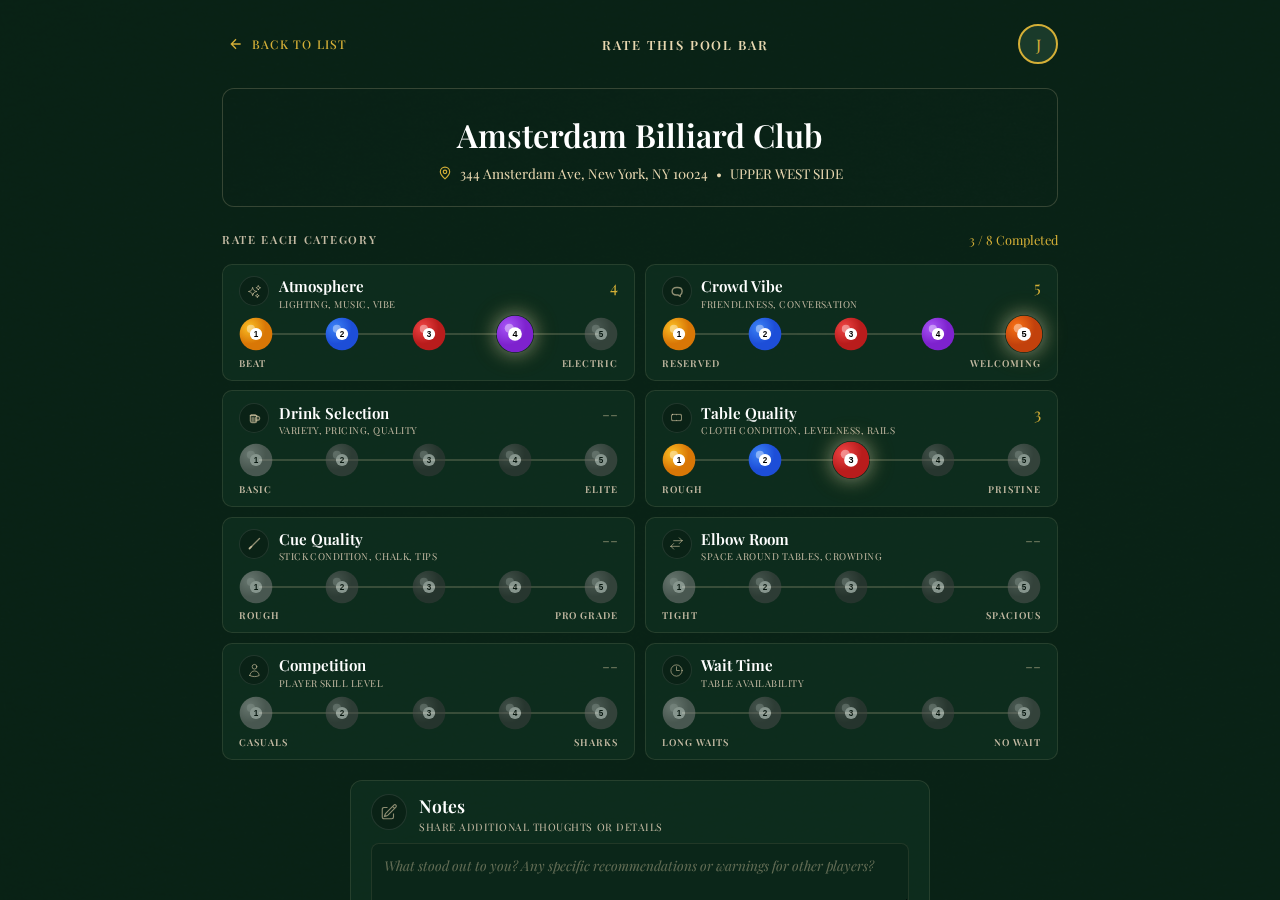
<file: rate-this-bar-reference.html>
<!DOCTYPE html>
<html lang="en">
<head>
  <meta charset="UTF-8" />
  <meta name="viewport" content="width=device-width, initial-scale=1.0" />
  <title>Rate This Bar — Style Reference</title>
  <link rel="preconnect" href="https://fonts.googleapis.com" />
  <link rel="preconnect" href="https://fonts.gstatic.com" crossorigin />
  <link href="https://fonts.googleapis.com/css2?family=Playfair+Display:wght@400;500;600;700&family=Inter:wght@400;500;600&family=JetBrains+Mono:wght@400;500&display=swap" rel="stylesheet" />
  <style>
    /* ===== CSS Variables ===== */
    :root {
      --bg-deep: #0d0c0b;
      --bg-card: #151312;
      --bg-elevated: #1c1a18;
      --bg-hover: #242220;
      --border: #2d2a27;
      --border-focus: #4a4540;
      --text: #e8e4e0;
      --text-muted: #9a958e;
      --text-dim: #6b665f;
      --accent: #c9a962;
      --accent-dim: #8b7342;
      --accent-glow: rgba(201, 169, 98, 0.25);
      --green: #5a8f5a;
      --green-dim: #3d6b3d;
      --red: #b55a5a;
      --radius: 8px;
      --radius-sm: 6px;
      --font-display: "Playfair Display", Georgia, serif;
      --font-body: "Inter", system-ui, sans-serif;
      --font-mono: "JetBrains Mono", monospace;
      --shadow: 0 4px 24px rgba(0, 0, 0, 0.4);
      --sidebar-width: 450px;
      --gold-accent: #e8cfa0;
      --emerald-dark: #122d26;
      --emerald-mid: #193830;
      --felt-border: #1e3a22;
      --felt-overlay: rgba(0, 0, 0, 0.22);
    }

    /* ===== Reset & Base ===== */
    *, *::before, *::after { box-sizing: border-box; }
    html, body {
      margin: 0;
      padding: 0;
      height: 100%;
    }
    body {
      font-family: var(--font-body);
      font-weight: 400;
      color: var(--text);
      background: var(--bg-deep);
      -webkit-font-smoothing: antialiased;
    }

    /* ===== Rating UI Container ===== */
    .rating-ui {
      position: fixed;
      inset: 0;
      background: #0a2216;
      z-index: 2000;
      overflow-y: auto;
      opacity: 1;
      visibility: visible;
    }
    .rating-ui::before {
      content: "";
      position: fixed;
      inset: 0;
      background-image: url("new felt background.png");
      background-repeat: repeat;
      opacity: 0.02;
      pointer-events: none;
    }
    .rating-ui-content {
      position: relative;
      z-index: 1;
      max-width: 900px;
      margin: 0 auto;
      padding: 1.5rem 2rem 3rem;
    }

    /* ===== Rating Header ===== */
    .rating-header {
      display: flex;
      align-items: center;
      justify-content: space-between;
      margin-bottom: 1.5rem;
    }
    .back-btn {
      display: flex;
      align-items: center;
      gap: 0.5rem;
      background: none;
      border: none;
      color: #d4af37;
      font-family: var(--font-display);
      font-size: 0.75rem;
      font-weight: 500;
      letter-spacing: 0.1em;
      text-transform: uppercase;
      cursor: pointer;
      transition: opacity 0.3s ease;
    }
    .back-btn:hover {
      opacity: 0.8;
    }
    .back-btn svg {
      width: 16px;
      height: 16px;
      stroke: #d4af37;
    }
    .rating-title {
      font-family: var(--font-display);
      font-size: 0.8rem;
      font-weight: 600;
      letter-spacing: 0.15em;
      color: #e8d7b0;
      text-transform: uppercase;
    }

    /* ===== User Profile ===== */
    .user-profile {
      display: flex;
      align-items: center;
      gap: 0.75rem;
      position: relative;
    }
    .user-avatar {
      position: relative;
      width: 40px;
      height: 40px;
      background: #1a3a2a;
      border: 2px solid #d4af37;
      border-radius: 50%;
      display: flex;
      align-items: center;
      justify-content: center;
      font-family: var(--font-display);
      font-size: 1rem;
      color: #d4af37;
    }
    .user-avatar .online-dot {
      position: absolute;
      bottom: 0;
      right: 0;
      width: 10px;
      height: 10px;
      background: #22c55e;
      border: 2px solid #0a2216;
      border-radius: 50%;
    }
    .user-info {
      text-align: right;
    }
    .user-name {
      font-family: var(--font-display);
      font-size: 0.9rem;
      color: #d4af37;
      font-weight: 600;
    }
    .user-level {
      font-family: var(--font-display);
      font-size: 0.6rem;
      color: #c5bba4;
      letter-spacing: 0.1em;
      text-transform: uppercase;
    }
    .header-sign-in {
      font-family: var(--font-display);
      font-size: 0.9rem;
      font-weight: 500;
      color: #d4af37;
      cursor: pointer;
      transition: color 0.2s ease;
    }
    .header-sign-in:hover {
      color: #e8d7b0;
      text-decoration: underline;
    }
    .rating-sign-in {
      font-size: 0.9rem;
    }
    .rating-user-dropdown {
      top: calc(100% + 8px);
      right: 0;
    }

    /* ===== Establishment Card ===== */
    .establishment-card {
      background: #0a2216;
      border: 1px solid rgba(232, 215, 176, 0.2);
      border-radius: 12px;
      padding: 1.5rem 2rem;
      text-align: center;
      margin-bottom: 1.5rem;
      position: relative;
    }
    .establishment-card::before {
      content: "";
      position: absolute;
      inset: 0;
      background-image: url("new felt background.png");
      background-repeat: repeat;
      opacity: 0.03;
      pointer-events: none;
      border-radius: 12px;
    }
    .establishment-name {
      font-family: var(--font-display);
      font-size: 2rem;
      font-weight: 600;
      color: #ffffff;
      margin: 0 0 0.5rem;
      position: relative;
      z-index: 1;
    }
    .establishment-address {
      display: flex;
      align-items: center;
      justify-content: center;
      gap: 0.5rem;
      font-family: var(--font-display);
      font-size: 0.85rem;
      color: #e8d7b0;
      position: relative;
      z-index: 1;
    }
    .establishment-address svg {
      width: 14px;
      height: 14px;
      stroke: #d4af37;
    }

    /* ===== Rating Section Header ===== */
    .rating-section-header {
      display: flex;
      justify-content: space-between;
      align-items: center;
      margin-bottom: 1rem;
    }
    .rating-section-title {
      font-family: var(--font-display);
      font-size: 0.7rem;
      font-weight: 600;
      letter-spacing: 0.15em;
      color: #c5bba4;
      text-transform: uppercase;
    }
    .rating-progress {
      font-family: var(--font-display);
      font-size: 0.8rem;
      color: #d4af37;
    }
    .rating-progress .completed {
      color: #d4af37;
    }

    /* ===== Rating Grid ===== */
    .rating-grid {
      display: grid;
      grid-template-columns: repeat(2, 1fr);
      gap: 0.6rem;
      margin-bottom: 1.25rem;
    }

    /* ===== Rating Card ===== */
    .rating-card {
      background: rgba(18, 53, 36, 0.5);
      border: 1px solid rgba(232, 215, 176, 0.12);
      border-radius: 10px;
      padding: 0.7rem 1rem;
      transition: border-color 0.3s ease;
    }
    .rating-card:hover {
      border-color: rgba(212, 175, 55, 0.3);
    }
    .rating-card-header {
      display: flex;
      align-items: flex-start;
      gap: 0.6rem;
      margin-bottom: 0.45rem;
    }
    .rating-card-icon {
      width: 30px;
      height: 30px;
      background: #0a2216;
      border: 1px solid rgba(255, 255, 255, 0.1);
      border-radius: 50%;
      display: flex;
      align-items: center;
      justify-content: center;
      flex-shrink: 0;
    }
    .rating-card-icon svg {
      width: 15px;
      height: 15px;
      stroke: rgba(232, 215, 176, 0.6);
    }
    .rating-card-info {
      flex: 1;
    }
    .rating-card-title {
      font-family: var(--font-display);
      font-size: 0.95rem;
      font-weight: 600;
      color: #ffffff;
      margin: 0 0 0.1rem;
    }
    .rating-card-subtitle {
      font-family: var(--font-display);
      font-size: 0.6rem;
      color: #c5bba4;
      text-transform: uppercase;
      letter-spacing: 0.05em;
      margin: 0;
    }
    .rating-card-value {
      font-family: var(--font-display);
      font-size: 1rem;
      color: rgba(232, 215, 176, 0.5);
      margin-left: auto;
    }
    .rating-card-value.has-value {
      color: #d4af37;
    }

    /* ===== Pool Ball Selector ===== */
    .pool-ball-selector {
      display: flex;
      justify-content: space-between;
      align-items: center;
      margin-bottom: 0.35rem;
      position: relative;
    }
    .pool-ball-selector::before {
      content: "";
      position: absolute;
      top: 50%;
      left: 20px;
      right: 20px;
      height: 2px;
      background: rgba(232, 215, 176, 0.2);
      transform: translateY(-50%);
      z-index: 0;
    }
    .pool-ball-btn {
      width: 34px;
      height: 34px;
      border-radius: 50%;
      border: none;
      cursor: pointer;
      position: relative;
      z-index: 1;
      transition: all 0.2s ease;
      display: flex;
      align-items: center;
      justify-content: center;
      background: transparent;
      padding: 0;
      filter: grayscale(100%) opacity(0.5);
    }
    .pool-ball-btn svg {
      width: 100%;
      height: 100%;
      display: block;
    }
    .pool-ball-btn:hover {
      filter: grayscale(50%) opacity(0.75);
      transform: scale(1.08);
    }
    .pool-ball-btn.active {
      filter: grayscale(0%) opacity(1);
    }
    .pool-ball-btn.selected {
      filter: grayscale(0%) opacity(1);
      transform: scale(1.12);
      box-shadow: 0 0 16px rgba(255, 255, 255, 0.35), 0 0 24px rgba(212, 175, 55, 0.3);
    }

    /* ===== Rating Labels ===== */
    .rating-labels {
      display: flex;
      justify-content: space-between;
    }
    .rating-label {
      font-family: var(--font-display);
      font-size: 0.6rem;
      font-weight: 600;
      letter-spacing: 0.1em;
      color: #c5bba4;
      text-transform: uppercase;
    }

    /* ===== Notes Card ===== */
    .notes-card {
      background: rgba(18, 53, 36, 0.5);
      border: 1px solid rgba(232, 215, 176, 0.12);
      border-radius: 12px;
      padding: 0.85rem 1.25rem;
      margin-bottom: 1.25rem;
      max-width: 580px;
      margin-left: auto;
      margin-right: auto;
    }
    .notes-header {
      display: flex;
      align-items: flex-start;
      gap: 0.75rem;
      margin-bottom: 0.6rem;
    }
    .notes-icon {
      width: 36px;
      height: 36px;
      background: #0a2216;
      border: 1px solid rgba(255, 255, 255, 0.1);
      border-radius: 50%;
      display: flex;
      align-items: center;
      justify-content: center;
    }
    .notes-icon svg {
      width: 18px;
      height: 18px;
      stroke: rgba(232, 215, 176, 0.6);
    }
    .notes-info {
      flex: 1;
    }
    .notes-title {
      font-family: var(--font-display);
      font-size: 1.1rem;
      font-weight: 600;
      color: #ffffff;
      margin: 0 0 0.15rem;
    }
    .notes-subtitle {
      font-family: var(--font-display);
      font-size: 0.65rem;
      color: #c5bba4;
      text-transform: uppercase;
      letter-spacing: 0.05em;
      margin: 0;
    }
    .notes-textarea {
      width: 100%;
      min-height: 65px;
      background: rgba(10, 34, 22, 0.5);
      border: 1px solid rgba(232, 215, 176, 0.1);
      border-radius: 8px;
      padding: 0.75rem;
      font-family: var(--font-display);
      font-size: 0.85rem;
      color: #e8d7b0;
      resize: vertical;
      transition: border-color 0.3s ease;
    }
    .notes-textarea::placeholder {
      color: rgba(232, 215, 176, 0.4);
      font-style: italic;
    }
    .notes-textarea:focus {
      outline: none;
      border-color: rgba(212, 175, 55, 0.5);
    }

    /* ===== Overall + Submit Row ===== */
    .overall-submit-row {
      display: flex;
      align-items: center;
      justify-content: center;
      gap: 2rem;
      margin-bottom: 1rem;
    }
    .overall-experience {
      text-align: center;
    }
    .overall-experience-label {
      font-family: var(--font-display);
      font-size: 0.7rem;
      font-weight: 600;
      letter-spacing: 0.15em;
      color: #c5bba4;
      text-transform: uppercase;
      margin-bottom: 0.5rem;
    }
    .overall-experience-value {
      font-family: var(--font-display);
      font-size: 2.5rem;
      font-weight: 700;
      color: rgba(232, 215, 176, 0.4);
    }
    .overall-experience-value.has-value {
      color: #e8d7b0;
    }
    .overall-experience-value span {
      font-size: 1.5rem;
      color: rgba(232, 215, 176, 0.4);
    }

    /* ===== Submit Section ===== */
    .submit-section {
      text-align: center;
    }
    .submit-btn {
      display: inline-flex;
      align-items: center;
      justify-content: center;
      gap: 0.5rem;
      padding: 1rem 3rem;
      background: #b8a44c;
      border: none;
      border-radius: 50px;
      font-family: var(--font-display);
      font-size: 0.85rem;
      font-weight: 600;
      letter-spacing: 0.12em;
      color: #0a2216;
      text-transform: uppercase;
      cursor: pointer;
      transition: all 0.3s ease;
      opacity: 0.5;
      pointer-events: none;
    }
    .submit-btn.enabled {
      opacity: 1;
      pointer-events: auto;
    }
    .submit-btn.enabled:hover {
      background: #c9b45c;
      transform: translateY(-2px);
      box-shadow: 0 4px 20px rgba(0, 0, 0, 0.3);
    }
    .submit-btn svg {
      width: 16px;
      height: 16px;
      stroke: #0a2216;
      display: inline-block;
    }
    .submit-disclaimer {
      font-family: var(--font-display);
      font-size: 0.65rem;
      font-style: italic;
      color: rgba(232, 215, 176, 0.35);
      max-width: 400px;
      margin: 1rem auto 0;
      line-height: 1.5;
    }

    /* ===== Responsive ===== */
    @media (max-width: 768px) {
      .rating-grid {
        grid-template-columns: 1fr;
      }
      .rating-header {
        flex-wrap: wrap;
        gap: 1rem;
      }
      .rating-title {
        order: -1;
        width: 100%;
        text-align: center;
      }
      .notes-card {
        max-width: 100%;
        padding: 0.85rem 1rem;
        margin-bottom: 1.5rem;
        box-sizing: border-box;
      }
      .notes-textarea {
        min-height: 80px;
        font-size: 0.8rem;
        box-sizing: border-box;
      }
      .overall-submit-row {
        flex-direction: column;
        gap: 1.25rem;
        margin-bottom: 1.5rem;
      }
      .submit-btn {
        padding: 1rem 2rem;
      }
      .submit-section {
        margin-bottom: 1rem;
      }
    }
  </style>
</head>
<body>

  <!-- Rating UI -->
  <div class="rating-ui">
    <div class="rating-ui-content">
      <header class="rating-header">
        <button class="back-btn">
          <svg viewBox="0 0 24 24" fill="none" stroke="currentColor" stroke-width="2"><path d="M19 12H5M12 19l-7-7 7-7"/></svg>
          BACK TO LIST
        </button>
        <span class="rating-title">RATE THIS POOL BAR</span>
        <div class="user-profile">
          <div class="user-avatar" style="cursor:pointer;">J</div>
        </div>
      </header>

      <div class="establishment-card">
        <h1 class="establishment-name">Amsterdam Billiard Club</h1>
        <div class="establishment-address">
          <svg viewBox="0 0 24 24" fill="none" stroke="currentColor" stroke-width="2"><circle cx="12" cy="10" r="3"/><path d="M12 2a8 8 0 0 1 8 8c0 5-8 12-8 12s-8-7-8-12a8 8 0 0 1 8-8z"/></svg>
          <span>344 Amsterdam Ave, New York, NY 10024</span>
          <span>&bull;</span>
          <span>UPPER WEST SIDE</span>
        </div>
      </div>

      <div class="rating-section-header">
        <span class="rating-section-title">RATE EACH CATEGORY</span>
        <span class="rating-progress"><span class="completed">3</span> / 8 Completed</span>
      </div>

      <div class="rating-grid">

        <!-- Card 1: Atmosphere (with a selection made) -->
        <div class="rating-card">
          <div class="rating-card-header">
            <div class="rating-card-icon">
              <svg xmlns="http://www.w3.org/2000/svg" fill="none" viewBox="0 0 24 24" stroke-width="1.5" stroke="rgba(232, 215, 176, 0.6)"><path stroke-linecap="round" stroke-linejoin="round" d="M9.813 15.904L9 18.75l-.813-2.846a4.5 4.5 0 00-3.09-3.09L2.25 12l2.846-.813a4.5 4.5 0 003.09-3.09L9 5.25l.813 2.846a4.5 4.5 0 003.09 3.09L15.75 12l-2.846.813a4.5 4.5 0 00-3.09 3.09zM18.259 8.715L18 9.75l-.259-1.035a3.375 3.375 0 00-2.455-2.456L14.25 6l1.036-.259a3.375 3.375 0 002.455-2.456L18 2.25l.259 1.035a3.375 3.375 0 002.456 2.456L21.75 6l-1.035.259a3.375 3.375 0 00-2.456 2.456zM16.894 20.567L16.5 21.75l-.394-1.183a2.25 2.25 0 00-1.423-1.423L13.5 18.75l1.183-.394a2.25 2.25 0 001.423-1.423l.394-1.183.394 1.183a2.25 2.25 0 001.423 1.423l1.183.394-1.183.394a2.25 2.25 0 00-1.423 1.423z"></path></svg>
            </div>
            <div class="rating-card-info">
              <h3 class="rating-card-title">Atmosphere</h3>
              <p class="rating-card-subtitle">LIGHTING, MUSIC, VIBE</p>
            </div>
            <span class="rating-card-value has-value">4</span>
          </div>
          <div class="pool-ball-selector">
            <button class="pool-ball-btn active">
              <svg viewBox="0 0 100 100" xmlns="http://www.w3.org/2000/svg"><defs><radialGradient id="b1-atm" cx="30%" cy="30%"><stop offset="0%" stop-color="#fbbf24"/><stop offset="100%" stop-color="#d97706"/></radialGradient></defs><circle cx="50" cy="50" r="48" fill="url(#b1-atm)"/><circle cx="35" cy="35" r="12" fill="rgba(255,255,255,0.4)"/><circle cx="50" cy="50" r="18" fill="white"/><text x="50" y="58" font-size="24" font-weight="bold" fill="black" text-anchor="middle">1</text></svg>
            </button>
            <button class="pool-ball-btn active">
              <svg viewBox="0 0 100 100" xmlns="http://www.w3.org/2000/svg"><defs><radialGradient id="b2-atm" cx="30%" cy="30%"><stop offset="0%" stop-color="#3b82f6"/><stop offset="100%" stop-color="#1d4ed8"/></radialGradient></defs><circle cx="50" cy="50" r="48" fill="url(#b2-atm)"/><circle cx="35" cy="35" r="12" fill="rgba(255,255,255,0.4)"/><circle cx="50" cy="50" r="18" fill="white"/><text x="50" y="58" font-size="24" font-weight="bold" fill="black" text-anchor="middle">2</text></svg>
            </button>
            <button class="pool-ball-btn active">
              <svg viewBox="0 0 100 100" xmlns="http://www.w3.org/2000/svg"><defs><radialGradient id="b3-atm" cx="30%" cy="30%"><stop offset="0%" stop-color="#ef4444"/><stop offset="100%" stop-color="#b91c1c"/></radialGradient></defs><circle cx="50" cy="50" r="48" fill="url(#b3-atm)"/><circle cx="35" cy="35" r="12" fill="rgba(255,255,255,0.4)"/><circle cx="50" cy="50" r="18" fill="white"/><text x="50" y="58" font-size="24" font-weight="bold" fill="black" text-anchor="middle">3</text></svg>
            </button>
            <button class="pool-ball-btn selected">
              <svg viewBox="0 0 100 100" xmlns="http://www.w3.org/2000/svg"><defs><radialGradient id="b4-atm" cx="30%" cy="30%"><stop offset="0%" stop-color="#a855f7"/><stop offset="100%" stop-color="#7e22ce"/></radialGradient></defs><circle cx="50" cy="50" r="48" fill="url(#b4-atm)"/><circle cx="35" cy="35" r="12" fill="rgba(255,255,255,0.4)"/><circle cx="50" cy="50" r="18" fill="white"/><text x="50" y="58" font-size="24" font-weight="bold" fill="black" text-anchor="middle">4</text></svg>
            </button>
            <button class="pool-ball-btn">
              <svg viewBox="0 0 100 100" xmlns="http://www.w3.org/2000/svg"><defs><radialGradient id="b5-atm" cx="30%" cy="30%"><stop offset="0%" stop-color="#f97316"/><stop offset="100%" stop-color="#c2410c"/></radialGradient></defs><circle cx="50" cy="50" r="48" fill="url(#b5-atm)"/><circle cx="35" cy="35" r="12" fill="rgba(255,255,255,0.4)"/><circle cx="50" cy="50" r="18" fill="white"/><text x="50" y="58" font-size="24" font-weight="bold" fill="black" text-anchor="middle">5</text></svg>
            </button>
          </div>
          <div class="rating-labels">
            <span class="rating-label">BEAT</span>
            <span class="rating-label">ELECTRIC</span>
          </div>
        </div>

        <!-- Card 2: Crowd Vibe (with selection) -->
        <div class="rating-card">
          <div class="rating-card-header">
            <div class="rating-card-icon">
              <svg xmlns="http://www.w3.org/2000/svg" fill="none" viewBox="0 0 24 24" stroke-width="1.5" stroke="rgba(232, 215, 176, 0.6)"><path stroke-linecap="round" stroke-linejoin="round" stroke-width="2.2" d="M12 5.5c-4.2 0-7 2.6-7 6s2.8 6 7 6h2.2L18 20v-2.6c1.8-1 3-2.9 3-5.9 0-3.4-2.8-6-7-6h-2z"/></svg>
            </div>
            <div class="rating-card-info">
              <h3 class="rating-card-title">Crowd Vibe</h3>
              <p class="rating-card-subtitle">FRIENDLINESS, CONVERSATION</p>
            </div>
            <span class="rating-card-value has-value">5</span>
          </div>
          <div class="pool-ball-selector">
            <button class="pool-ball-btn active">
              <svg viewBox="0 0 100 100" xmlns="http://www.w3.org/2000/svg"><defs><radialGradient id="b1-cv" cx="30%" cy="30%"><stop offset="0%" stop-color="#fbbf24"/><stop offset="100%" stop-color="#d97706"/></radialGradient></defs><circle cx="50" cy="50" r="48" fill="url(#b1-cv)"/><circle cx="35" cy="35" r="12" fill="rgba(255,255,255,0.4)"/><circle cx="50" cy="50" r="18" fill="white"/><text x="50" y="58" font-size="24" font-weight="bold" fill="black" text-anchor="middle">1</text></svg>
            </button>
            <button class="pool-ball-btn active">
              <svg viewBox="0 0 100 100" xmlns="http://www.w3.org/2000/svg"><defs><radialGradient id="b2-cv" cx="30%" cy="30%"><stop offset="0%" stop-color="#3b82f6"/><stop offset="100%" stop-color="#1d4ed8"/></radialGradient></defs><circle cx="50" cy="50" r="48" fill="url(#b2-cv)"/><circle cx="35" cy="35" r="12" fill="rgba(255,255,255,0.4)"/><circle cx="50" cy="50" r="18" fill="white"/><text x="50" y="58" font-size="24" font-weight="bold" fill="black" text-anchor="middle">2</text></svg>
            </button>
            <button class="pool-ball-btn active">
              <svg viewBox="0 0 100 100" xmlns="http://www.w3.org/2000/svg"><defs><radialGradient id="b3-cv" cx="30%" cy="30%"><stop offset="0%" stop-color="#ef4444"/><stop offset="100%" stop-color="#b91c1c"/></radialGradient></defs><circle cx="50" cy="50" r="48" fill="url(#b3-cv)"/><circle cx="35" cy="35" r="12" fill="rgba(255,255,255,0.4)"/><circle cx="50" cy="50" r="18" fill="white"/><text x="50" y="58" font-size="24" font-weight="bold" fill="black" text-anchor="middle">3</text></svg>
            </button>
            <button class="pool-ball-btn active">
              <svg viewBox="0 0 100 100" xmlns="http://www.w3.org/2000/svg"><defs><radialGradient id="b4-cv" cx="30%" cy="30%"><stop offset="0%" stop-color="#a855f7"/><stop offset="100%" stop-color="#7e22ce"/></radialGradient></defs><circle cx="50" cy="50" r="48" fill="url(#b4-cv)"/><circle cx="35" cy="35" r="12" fill="rgba(255,255,255,0.4)"/><circle cx="50" cy="50" r="18" fill="white"/><text x="50" y="58" font-size="24" font-weight="bold" fill="black" text-anchor="middle">4</text></svg>
            </button>
            <button class="pool-ball-btn selected">
              <svg viewBox="0 0 100 100" xmlns="http://www.w3.org/2000/svg"><defs><radialGradient id="b5-cv" cx="30%" cy="30%"><stop offset="0%" stop-color="#f97316"/><stop offset="100%" stop-color="#c2410c"/></radialGradient></defs><circle cx="50" cy="50" r="48" fill="url(#b5-cv)"/><circle cx="35" cy="35" r="12" fill="rgba(255,255,255,0.4)"/><circle cx="50" cy="50" r="18" fill="white"/><text x="50" y="58" font-size="24" font-weight="bold" fill="black" text-anchor="middle">5</text></svg>
            </button>
          </div>
          <div class="rating-labels">
            <span class="rating-label">RESERVED</span>
            <span class="rating-label">WELCOMING</span>
          </div>
        </div>

        <!-- Card 3: Drink Selection (no selection) -->
        <div class="rating-card">
          <div class="rating-card-header">
            <div class="rating-card-icon">
              <svg xmlns="http://www.w3.org/2000/svg" fill="none" viewBox="0 0 24 24" stroke="rgba(232, 215, 176, 0.6)"><path stroke-linecap="round" stroke-linejoin="round" stroke-width="2.2" d="M5.5 9h10v8.7a2.3 2.3 0 0 1-2.3 2.3H7.8a2.3 2.3 0 0 1-2.3-2.3V9z"/><path stroke-linecap="round" stroke-linejoin="round" stroke-width="2.2" d="M15.5 10.2h1.6a3 3 0 0 1 0 6h-1.6"/><path stroke-linecap="round" stroke-linejoin="round" stroke-width="2.2" d="M5.5 9c.6-1.4 2-1.8 3-.9 1-.9 2.1-.9 3.1 0 1.1-.9 2.4-.5 2.9.9"/><path stroke-linecap="round" stroke-linejoin="round" stroke-width="2" d="M8.3 12.2v5.6M11 12.2v5.6M13.7 12.2v5.6"/></svg>
            </div>
            <div class="rating-card-info">
              <h3 class="rating-card-title">Drink Selection</h3>
              <p class="rating-card-subtitle">VARIETY, PRICING, QUALITY</p>
            </div>
            <span class="rating-card-value">--</span>
          </div>
          <div class="pool-ball-selector">
            <button class="pool-ball-btn">
              <svg viewBox="0 0 100 100" xmlns="http://www.w3.org/2000/svg"><defs><radialGradient id="b1-ds" cx="30%" cy="30%"><stop offset="0%" stop-color="#fbbf24"/><stop offset="100%" stop-color="#d97706"/></radialGradient></defs><circle cx="50" cy="50" r="48" fill="url(#b1-ds)"/><circle cx="35" cy="35" r="12" fill="rgba(255,255,255,0.4)"/><circle cx="50" cy="50" r="18" fill="white"/><text x="50" y="58" font-size="24" font-weight="bold" fill="black" text-anchor="middle">1</text></svg>
            </button>
            <button class="pool-ball-btn">
              <svg viewBox="0 0 100 100" xmlns="http://www.w3.org/2000/svg"><defs><radialGradient id="b2-ds" cx="30%" cy="30%"><stop offset="0%" stop-color="#3b82f6"/><stop offset="100%" stop-color="#1d4ed8"/></radialGradient></defs><circle cx="50" cy="50" r="48" fill="url(#b2-ds)"/><circle cx="35" cy="35" r="12" fill="rgba(255,255,255,0.4)"/><circle cx="50" cy="50" r="18" fill="white"/><text x="50" y="58" font-size="24" font-weight="bold" fill="black" text-anchor="middle">2</text></svg>
            </button>
            <button class="pool-ball-btn">
              <svg viewBox="0 0 100 100" xmlns="http://www.w3.org/2000/svg"><defs><radialGradient id="b3-ds" cx="30%" cy="30%"><stop offset="0%" stop-color="#ef4444"/><stop offset="100%" stop-color="#b91c1c"/></radialGradient></defs><circle cx="50" cy="50" r="48" fill="url(#b3-ds)"/><circle cx="35" cy="35" r="12" fill="rgba(255,255,255,0.4)"/><circle cx="50" cy="50" r="18" fill="white"/><text x="50" y="58" font-size="24" font-weight="bold" fill="black" text-anchor="middle">3</text></svg>
            </button>
            <button class="pool-ball-btn">
              <svg viewBox="0 0 100 100" xmlns="http://www.w3.org/2000/svg"><defs><radialGradient id="b4-ds" cx="30%" cy="30%"><stop offset="0%" stop-color="#a855f7"/><stop offset="100%" stop-color="#7e22ce"/></radialGradient></defs><circle cx="50" cy="50" r="48" fill="url(#b4-ds)"/><circle cx="35" cy="35" r="12" fill="rgba(255,255,255,0.4)"/><circle cx="50" cy="50" r="18" fill="white"/><text x="50" y="58" font-size="24" font-weight="bold" fill="black" text-anchor="middle">4</text></svg>
            </button>
            <button class="pool-ball-btn">
              <svg viewBox="0 0 100 100" xmlns="http://www.w3.org/2000/svg"><defs><radialGradient id="b5-ds" cx="30%" cy="30%"><stop offset="0%" stop-color="#f97316"/><stop offset="100%" stop-color="#c2410c"/></radialGradient></defs><circle cx="50" cy="50" r="48" fill="url(#b5-ds)"/><circle cx="35" cy="35" r="12" fill="rgba(255,255,255,0.4)"/><circle cx="50" cy="50" r="18" fill="white"/><text x="50" y="58" font-size="24" font-weight="bold" fill="black" text-anchor="middle">5</text></svg>
            </button>
          </div>
          <div class="rating-labels">
            <span class="rating-label">BASIC</span>
            <span class="rating-label">ELITE</span>
          </div>
        </div>

        <!-- Card 4: Table Quality (with selection) -->
        <div class="rating-card">
          <div class="rating-card-header">
            <div class="rating-card-icon">
              <svg xmlns="http://www.w3.org/2000/svg" fill="none" viewBox="0 0 24 24" stroke-width="1.5" stroke="rgba(232, 215, 176, 0.6)"><rect x="4" y="7" width="16" height="10" rx="1.5" stroke-linecap="round" stroke-linejoin="round"></rect><circle cx="5" cy="8" r="0.9" fill="rgba(232, 215, 176, 0.6)" stroke="none"></circle><circle cx="19" cy="8" r="0.9" fill="rgba(232, 215, 176, 0.6)" stroke="none"></circle><circle cx="5" cy="16" r="0.9" fill="rgba(232, 215, 176, 0.6)" stroke="none"></circle><circle cx="19" cy="16" r="0.9" fill="rgba(232, 215, 176, 0.6)" stroke="none"></circle><circle cx="12" cy="7.5" r="0.8" fill="rgba(232, 215, 176, 0.6)" stroke="none"></circle><circle cx="12" cy="16.5" r="0.8" fill="rgba(232, 215, 176, 0.6)" stroke="none"></circle></svg>
            </div>
            <div class="rating-card-info">
              <h3 class="rating-card-title">Table Quality</h3>
              <p class="rating-card-subtitle">CLOTH CONDITION, LEVELNESS, RAILS</p>
            </div>
            <span class="rating-card-value has-value">3</span>
          </div>
          <div class="pool-ball-selector">
            <button class="pool-ball-btn active">
              <svg viewBox="0 0 100 100" xmlns="http://www.w3.org/2000/svg"><defs><radialGradient id="b1-tq" cx="30%" cy="30%"><stop offset="0%" stop-color="#fbbf24"/><stop offset="100%" stop-color="#d97706"/></radialGradient></defs><circle cx="50" cy="50" r="48" fill="url(#b1-tq)"/><circle cx="35" cy="35" r="12" fill="rgba(255,255,255,0.4)"/><circle cx="50" cy="50" r="18" fill="white"/><text x="50" y="58" font-size="24" font-weight="bold" fill="black" text-anchor="middle">1</text></svg>
            </button>
            <button class="pool-ball-btn active">
              <svg viewBox="0 0 100 100" xmlns="http://www.w3.org/2000/svg"><defs><radialGradient id="b2-tq" cx="30%" cy="30%"><stop offset="0%" stop-color="#3b82f6"/><stop offset="100%" stop-color="#1d4ed8"/></radialGradient></defs><circle cx="50" cy="50" r="48" fill="url(#b2-tq)"/><circle cx="35" cy="35" r="12" fill="rgba(255,255,255,0.4)"/><circle cx="50" cy="50" r="18" fill="white"/><text x="50" y="58" font-size="24" font-weight="bold" fill="black" text-anchor="middle">2</text></svg>
            </button>
            <button class="pool-ball-btn selected">
              <svg viewBox="0 0 100 100" xmlns="http://www.w3.org/2000/svg"><defs><radialGradient id="b3-tq" cx="30%" cy="30%"><stop offset="0%" stop-color="#ef4444"/><stop offset="100%" stop-color="#b91c1c"/></radialGradient></defs><circle cx="50" cy="50" r="48" fill="url(#b3-tq)"/><circle cx="35" cy="35" r="12" fill="rgba(255,255,255,0.4)"/><circle cx="50" cy="50" r="18" fill="white"/><text x="50" y="58" font-size="24" font-weight="bold" fill="black" text-anchor="middle">3</text></svg>
            </button>
            <button class="pool-ball-btn">
              <svg viewBox="0 0 100 100" xmlns="http://www.w3.org/2000/svg"><defs><radialGradient id="b4-tq" cx="30%" cy="30%"><stop offset="0%" stop-color="#a855f7"/><stop offset="100%" stop-color="#7e22ce"/></radialGradient></defs><circle cx="50" cy="50" r="48" fill="url(#b4-tq)"/><circle cx="35" cy="35" r="12" fill="rgba(255,255,255,0.4)"/><circle cx="50" cy="50" r="18" fill="white"/><text x="50" y="58" font-size="24" font-weight="bold" fill="black" text-anchor="middle">4</text></svg>
            </button>
            <button class="pool-ball-btn">
              <svg viewBox="0 0 100 100" xmlns="http://www.w3.org/2000/svg"><defs><radialGradient id="b5-tq" cx="30%" cy="30%"><stop offset="0%" stop-color="#f97316"/><stop offset="100%" stop-color="#c2410c"/></radialGradient></defs><circle cx="50" cy="50" r="48" fill="url(#b5-tq)"/><circle cx="35" cy="35" r="12" fill="rgba(255,255,255,0.4)"/><circle cx="50" cy="50" r="18" fill="white"/><text x="50" y="58" font-size="24" font-weight="bold" fill="black" text-anchor="middle">5</text></svg>
            </button>
          </div>
          <div class="rating-labels">
            <span class="rating-label">ROUGH</span>
            <span class="rating-label">PRISTINE</span>
          </div>
        </div>

        <!-- Card 5: Cue Quality (no selection) -->
        <div class="rating-card">
          <div class="rating-card-header">
            <div class="rating-card-icon">
              <svg xmlns="http://www.w3.org/2000/svg" fill="none" viewBox="0 0 24 24" stroke-width="1.5" stroke="rgba(232, 215, 176, 0.6)"><line x1="4" y1="20" x2="20" y2="4" stroke-width="2.2" stroke-linecap="round"></line><line x1="4" y1="20" x2="7" y2="17" stroke-width="3" stroke-linecap="round"></line></svg>
            </div>
            <div class="rating-card-info">
              <h3 class="rating-card-title">Cue Quality</h3>
              <p class="rating-card-subtitle">STICK CONDITION, CHALK, TIPS</p>
            </div>
            <span class="rating-card-value">--</span>
          </div>
          <div class="pool-ball-selector">
            <button class="pool-ball-btn">
              <svg viewBox="0 0 100 100" xmlns="http://www.w3.org/2000/svg"><defs><radialGradient id="b1-cq" cx="30%" cy="30%"><stop offset="0%" stop-color="#fbbf24"/><stop offset="100%" stop-color="#d97706"/></radialGradient></defs><circle cx="50" cy="50" r="48" fill="url(#b1-cq)"/><circle cx="35" cy="35" r="12" fill="rgba(255,255,255,0.4)"/><circle cx="50" cy="50" r="18" fill="white"/><text x="50" y="58" font-size="24" font-weight="bold" fill="black" text-anchor="middle">1</text></svg>
            </button>
            <button class="pool-ball-btn">
              <svg viewBox="0 0 100 100" xmlns="http://www.w3.org/2000/svg"><defs><radialGradient id="b2-cq" cx="30%" cy="30%"><stop offset="0%" stop-color="#3b82f6"/><stop offset="100%" stop-color="#1d4ed8"/></radialGradient></defs><circle cx="50" cy="50" r="48" fill="url(#b2-cq)"/><circle cx="35" cy="35" r="12" fill="rgba(255,255,255,0.4)"/><circle cx="50" cy="50" r="18" fill="white"/><text x="50" y="58" font-size="24" font-weight="bold" fill="black" text-anchor="middle">2</text></svg>
            </button>
            <button class="pool-ball-btn">
              <svg viewBox="0 0 100 100" xmlns="http://www.w3.org/2000/svg"><defs><radialGradient id="b3-cq" cx="30%" cy="30%"><stop offset="0%" stop-color="#ef4444"/><stop offset="100%" stop-color="#b91c1c"/></radialGradient></defs><circle cx="50" cy="50" r="48" fill="url(#b3-cq)"/><circle cx="35" cy="35" r="12" fill="rgba(255,255,255,0.4)"/><circle cx="50" cy="50" r="18" fill="white"/><text x="50" y="58" font-size="24" font-weight="bold" fill="black" text-anchor="middle">3</text></svg>
            </button>
            <button class="pool-ball-btn">
              <svg viewBox="0 0 100 100" xmlns="http://www.w3.org/2000/svg"><defs><radialGradient id="b4-cq" cx="30%" cy="30%"><stop offset="0%" stop-color="#a855f7"/><stop offset="100%" stop-color="#7e22ce"/></radialGradient></defs><circle cx="50" cy="50" r="48" fill="url(#b4-cq)"/><circle cx="35" cy="35" r="12" fill="rgba(255,255,255,0.4)"/><circle cx="50" cy="50" r="18" fill="white"/><text x="50" y="58" font-size="24" font-weight="bold" fill="black" text-anchor="middle">4</text></svg>
            </button>
            <button class="pool-ball-btn">
              <svg viewBox="0 0 100 100" xmlns="http://www.w3.org/2000/svg"><defs><radialGradient id="b5-cq" cx="30%" cy="30%"><stop offset="0%" stop-color="#f97316"/><stop offset="100%" stop-color="#c2410c"/></radialGradient></defs><circle cx="50" cy="50" r="48" fill="url(#b5-cq)"/><circle cx="35" cy="35" r="12" fill="rgba(255,255,255,0.4)"/><circle cx="50" cy="50" r="18" fill="white"/><text x="50" y="58" font-size="24" font-weight="bold" fill="black" text-anchor="middle">5</text></svg>
            </button>
          </div>
          <div class="rating-labels">
            <span class="rating-label">ROUGH</span>
            <span class="rating-label">PRO GRADE</span>
          </div>
        </div>

        <!-- Card 6: Elbow Room (no selection) -->
        <div class="rating-card">
          <div class="rating-card-header">
            <div class="rating-card-icon">
              <svg xmlns="http://www.w3.org/2000/svg" fill="none" viewBox="0 0 24 24" stroke-width="1.5" stroke="rgba(232, 215, 176, 0.6)"><path stroke-linecap="round" stroke-linejoin="round" d="M7.5 21L3 16.5m0 0L7.5 12M3 16.5h13.5m0-13.5L21 7.5m0 0L16.5 12M21 7.5H7.5"></path></svg>
            </div>
            <div class="rating-card-info">
              <h3 class="rating-card-title">Elbow Room</h3>
              <p class="rating-card-subtitle">SPACE AROUND TABLES, CROWDING</p>
            </div>
            <span class="rating-card-value">--</span>
          </div>
          <div class="pool-ball-selector">
            <button class="pool-ball-btn">
              <svg viewBox="0 0 100 100" xmlns="http://www.w3.org/2000/svg"><defs><radialGradient id="b1-er" cx="30%" cy="30%"><stop offset="0%" stop-color="#fbbf24"/><stop offset="100%" stop-color="#d97706"/></radialGradient></defs><circle cx="50" cy="50" r="48" fill="url(#b1-er)"/><circle cx="35" cy="35" r="12" fill="rgba(255,255,255,0.4)"/><circle cx="50" cy="50" r="18" fill="white"/><text x="50" y="58" font-size="24" font-weight="bold" fill="black" text-anchor="middle">1</text></svg>
            </button>
            <button class="pool-ball-btn">
              <svg viewBox="0 0 100 100" xmlns="http://www.w3.org/2000/svg"><defs><radialGradient id="b2-er" cx="30%" cy="30%"><stop offset="0%" stop-color="#3b82f6"/><stop offset="100%" stop-color="#1d4ed8"/></radialGradient></defs><circle cx="50" cy="50" r="48" fill="url(#b2-er)"/><circle cx="35" cy="35" r="12" fill="rgba(255,255,255,0.4)"/><circle cx="50" cy="50" r="18" fill="white"/><text x="50" y="58" font-size="24" font-weight="bold" fill="black" text-anchor="middle">2</text></svg>
            </button>
            <button class="pool-ball-btn">
              <svg viewBox="0 0 100 100" xmlns="http://www.w3.org/2000/svg"><defs><radialGradient id="b3-er" cx="30%" cy="30%"><stop offset="0%" stop-color="#ef4444"/><stop offset="100%" stop-color="#b91c1c"/></radialGradient></defs><circle cx="50" cy="50" r="48" fill="url(#b3-er)"/><circle cx="35" cy="35" r="12" fill="rgba(255,255,255,0.4)"/><circle cx="50" cy="50" r="18" fill="white"/><text x="50" y="58" font-size="24" font-weight="bold" fill="black" text-anchor="middle">3</text></svg>
            </button>
            <button class="pool-ball-btn">
              <svg viewBox="0 0 100 100" xmlns="http://www.w3.org/2000/svg"><defs><radialGradient id="b4-er" cx="30%" cy="30%"><stop offset="0%" stop-color="#a855f7"/><stop offset="100%" stop-color="#7e22ce"/></radialGradient></defs><circle cx="50" cy="50" r="48" fill="url(#b4-er)"/><circle cx="35" cy="35" r="12" fill="rgba(255,255,255,0.4)"/><circle cx="50" cy="50" r="18" fill="white"/><text x="50" y="58" font-size="24" font-weight="bold" fill="black" text-anchor="middle">4</text></svg>
            </button>
            <button class="pool-ball-btn">
              <svg viewBox="0 0 100 100" xmlns="http://www.w3.org/2000/svg"><defs><radialGradient id="b5-er" cx="30%" cy="30%"><stop offset="0%" stop-color="#f97316"/><stop offset="100%" stop-color="#c2410c"/></radialGradient></defs><circle cx="50" cy="50" r="48" fill="url(#b5-er)"/><circle cx="35" cy="35" r="12" fill="rgba(255,255,255,0.4)"/><circle cx="50" cy="50" r="18" fill="white"/><text x="50" y="58" font-size="24" font-weight="bold" fill="black" text-anchor="middle">5</text></svg>
            </button>
          </div>
          <div class="rating-labels">
            <span class="rating-label">TIGHT</span>
            <span class="rating-label">SPACIOUS</span>
          </div>
        </div>

        <!-- Card 7: Competition (no selection) -->
        <div class="rating-card">
          <div class="rating-card-header">
            <div class="rating-card-icon">
              <svg xmlns="http://www.w3.org/2000/svg" fill="none" viewBox="0 0 24 24" stroke-width="1.5" stroke="rgba(232, 215, 176, 0.6)"><path stroke-linecap="round" stroke-linejoin="round" d="M15.75 6a3.75 3.75 0 11-7.5 0 3.75 3.75 0 017.5 0zM4.501 20.118a7.5 7.5 0 0114.998 0A17.933 17.933 0 0112 21.75c-2.676 0-5.216-.584-7.499-1.632z"></path></svg>
            </div>
            <div class="rating-card-info">
              <h3 class="rating-card-title">Competition</h3>
              <p class="rating-card-subtitle">PLAYER SKILL LEVEL</p>
            </div>
            <span class="rating-card-value">--</span>
          </div>
          <div class="pool-ball-selector">
            <button class="pool-ball-btn">
              <svg viewBox="0 0 100 100" xmlns="http://www.w3.org/2000/svg"><defs><radialGradient id="b1-co" cx="30%" cy="30%"><stop offset="0%" stop-color="#fbbf24"/><stop offset="100%" stop-color="#d97706"/></radialGradient></defs><circle cx="50" cy="50" r="48" fill="url(#b1-co)"/><circle cx="35" cy="35" r="12" fill="rgba(255,255,255,0.4)"/><circle cx="50" cy="50" r="18" fill="white"/><text x="50" y="58" font-size="24" font-weight="bold" fill="black" text-anchor="middle">1</text></svg>
            </button>
            <button class="pool-ball-btn">
              <svg viewBox="0 0 100 100" xmlns="http://www.w3.org/2000/svg"><defs><radialGradient id="b2-co" cx="30%" cy="30%"><stop offset="0%" stop-color="#3b82f6"/><stop offset="100%" stop-color="#1d4ed8"/></radialGradient></defs><circle cx="50" cy="50" r="48" fill="url(#b2-co)"/><circle cx="35" cy="35" r="12" fill="rgba(255,255,255,0.4)"/><circle cx="50" cy="50" r="18" fill="white"/><text x="50" y="58" font-size="24" font-weight="bold" fill="black" text-anchor="middle">2</text></svg>
            </button>
            <button class="pool-ball-btn">
              <svg viewBox="0 0 100 100" xmlns="http://www.w3.org/2000/svg"><defs><radialGradient id="b3-co" cx="30%" cy="30%"><stop offset="0%" stop-color="#ef4444"/><stop offset="100%" stop-color="#b91c1c"/></radialGradient></defs><circle cx="50" cy="50" r="48" fill="url(#b3-co)"/><circle cx="35" cy="35" r="12" fill="rgba(255,255,255,0.4)"/><circle cx="50" cy="50" r="18" fill="white"/><text x="50" y="58" font-size="24" font-weight="bold" fill="black" text-anchor="middle">3</text></svg>
            </button>
            <button class="pool-ball-btn">
              <svg viewBox="0 0 100 100" xmlns="http://www.w3.org/2000/svg"><defs><radialGradient id="b4-co" cx="30%" cy="30%"><stop offset="0%" stop-color="#a855f7"/><stop offset="100%" stop-color="#7e22ce"/></radialGradient></defs><circle cx="50" cy="50" r="48" fill="url(#b4-co)"/><circle cx="35" cy="35" r="12" fill="rgba(255,255,255,0.4)"/><circle cx="50" cy="50" r="18" fill="white"/><text x="50" y="58" font-size="24" font-weight="bold" fill="black" text-anchor="middle">4</text></svg>
            </button>
            <button class="pool-ball-btn">
              <svg viewBox="0 0 100 100" xmlns="http://www.w3.org/2000/svg"><defs><radialGradient id="b5-co" cx="30%" cy="30%"><stop offset="0%" stop-color="#f97316"/><stop offset="100%" stop-color="#c2410c"/></radialGradient></defs><circle cx="50" cy="50" r="48" fill="url(#b5-co)"/><circle cx="35" cy="35" r="12" fill="rgba(255,255,255,0.4)"/><circle cx="50" cy="50" r="18" fill="white"/><text x="50" y="58" font-size="24" font-weight="bold" fill="black" text-anchor="middle">5</text></svg>
            </button>
          </div>
          <div class="rating-labels">
            <span class="rating-label">CASUALS</span>
            <span class="rating-label">SHARKS</span>
          </div>
        </div>

        <!-- Card 8: Wait Time (no selection) -->
        <div class="rating-card">
          <div class="rating-card-header">
            <div class="rating-card-icon">
              <svg xmlns="http://www.w3.org/2000/svg" fill="none" viewBox="0 0 24 24" stroke-width="1.5" stroke="rgba(232, 215, 176, 0.6)"><path stroke-linecap="round" stroke-linejoin="round" d="M12 6v6h4.5m4.5 0a9 9 0 11-18 0 9 9 0 0118 0z"></path></svg>
            </div>
            <div class="rating-card-info">
              <h3 class="rating-card-title">Wait Time</h3>
              <p class="rating-card-subtitle">TABLE AVAILABILITY</p>
            </div>
            <span class="rating-card-value">--</span>
          </div>
          <div class="pool-ball-selector">
            <button class="pool-ball-btn">
              <svg viewBox="0 0 100 100" xmlns="http://www.w3.org/2000/svg"><defs><radialGradient id="b1-wt" cx="30%" cy="30%"><stop offset="0%" stop-color="#fbbf24"/><stop offset="100%" stop-color="#d97706"/></radialGradient></defs><circle cx="50" cy="50" r="48" fill="url(#b1-wt)"/><circle cx="35" cy="35" r="12" fill="rgba(255,255,255,0.4)"/><circle cx="50" cy="50" r="18" fill="white"/><text x="50" y="58" font-size="24" font-weight="bold" fill="black" text-anchor="middle">1</text></svg>
            </button>
            <button class="pool-ball-btn">
              <svg viewBox="0 0 100 100" xmlns="http://www.w3.org/2000/svg"><defs><radialGradient id="b2-wt" cx="30%" cy="30%"><stop offset="0%" stop-color="#3b82f6"/><stop offset="100%" stop-color="#1d4ed8"/></radialGradient></defs><circle cx="50" cy="50" r="48" fill="url(#b2-wt)"/><circle cx="35" cy="35" r="12" fill="rgba(255,255,255,0.4)"/><circle cx="50" cy="50" r="18" fill="white"/><text x="50" y="58" font-size="24" font-weight="bold" fill="black" text-anchor="middle">2</text></svg>
            </button>
            <button class="pool-ball-btn">
              <svg viewBox="0 0 100 100" xmlns="http://www.w3.org/2000/svg"><defs><radialGradient id="b3-wt" cx="30%" cy="30%"><stop offset="0%" stop-color="#ef4444"/><stop offset="100%" stop-color="#b91c1c"/></radialGradient></defs><circle cx="50" cy="50" r="48" fill="url(#b3-wt)"/><circle cx="35" cy="35" r="12" fill="rgba(255,255,255,0.4)"/><circle cx="50" cy="50" r="18" fill="white"/><text x="50" y="58" font-size="24" font-weight="bold" fill="black" text-anchor="middle">3</text></svg>
            </button>
            <button class="pool-ball-btn">
              <svg viewBox="0 0 100 100" xmlns="http://www.w3.org/2000/svg"><defs><radialGradient id="b4-wt" cx="30%" cy="30%"><stop offset="0%" stop-color="#a855f7"/><stop offset="100%" stop-color="#7e22ce"/></radialGradient></defs><circle cx="50" cy="50" r="48" fill="url(#b4-wt)"/><circle cx="35" cy="35" r="12" fill="rgba(255,255,255,0.4)"/><circle cx="50" cy="50" r="18" fill="white"/><text x="50" y="58" font-size="24" font-weight="bold" fill="black" text-anchor="middle">4</text></svg>
            </button>
            <button class="pool-ball-btn">
              <svg viewBox="0 0 100 100" xmlns="http://www.w3.org/2000/svg"><defs><radialGradient id="b5-wt" cx="30%" cy="30%"><stop offset="0%" stop-color="#f97316"/><stop offset="100%" stop-color="#c2410c"/></radialGradient></defs><circle cx="50" cy="50" r="48" fill="url(#b5-wt)"/><circle cx="35" cy="35" r="12" fill="rgba(255,255,255,0.4)"/><circle cx="50" cy="50" r="18" fill="white"/><text x="50" y="58" font-size="24" font-weight="bold" fill="black" text-anchor="middle">5</text></svg>
            </button>
          </div>
          <div class="rating-labels">
            <span class="rating-label">LONG WAITS</span>
            <span class="rating-label">NO WAIT</span>
          </div>
        </div>

      </div><!-- /rating-grid -->

      <div class="notes-card">
        <div class="notes-header">
          <div class="notes-icon">
            <svg viewBox="0 0 24 24" fill="none" stroke="currentColor" stroke-width="1.5"><path d="M16.862 4.487l1.687-1.688a1.875 1.875 0 112.652 2.652L10.582 16.07a4.5 4.5 0 01-1.897 1.13L6 18l.8-2.685a4.5 4.5 0 011.13-1.897l8.932-8.931zm0 0L19.5 7.125M18 14v4.75A2.25 2.25 0 0115.75 21H5.25A2.25 2.25 0 013 18.75V8.25A2.25 2.25 0 015.25 6H10"/></svg>
          </div>
          <div class="notes-info">
            <h3 class="notes-title">Notes</h3>
            <p class="notes-subtitle">SHARE ADDITIONAL THOUGHTS OR DETAILS</p>
          </div>
        </div>
        <textarea class="notes-textarea" placeholder="What stood out to you? Any specific recommendations or warnings for other players?"></textarea>
      </div>

      <div class="overall-submit-row">
        <div class="overall-experience">
          <div class="overall-experience-label">OVERALL EXPERIENCE</div>
          <div class="overall-experience-value">-- <span>/ 5.0</span></div>
        </div>
        <button class="submit-btn">
          SUBMIT REVIEW
          <svg viewBox="0 0 24 24" fill="none" stroke="currentColor" stroke-width="2"><path d="M22 2L11 13M22 2l-7 20-4-9-9-4 20-7z"/></svg>
        </button>
      </div>
      <div class="submit-section">
        <p class="submit-disclaimer">By submitting this review, you certify that this feedback is based on your own experience and is your genuine opinion of this establishment.</p>
      </div>
    </div>
  </div>

</body>
</html>
</file>
